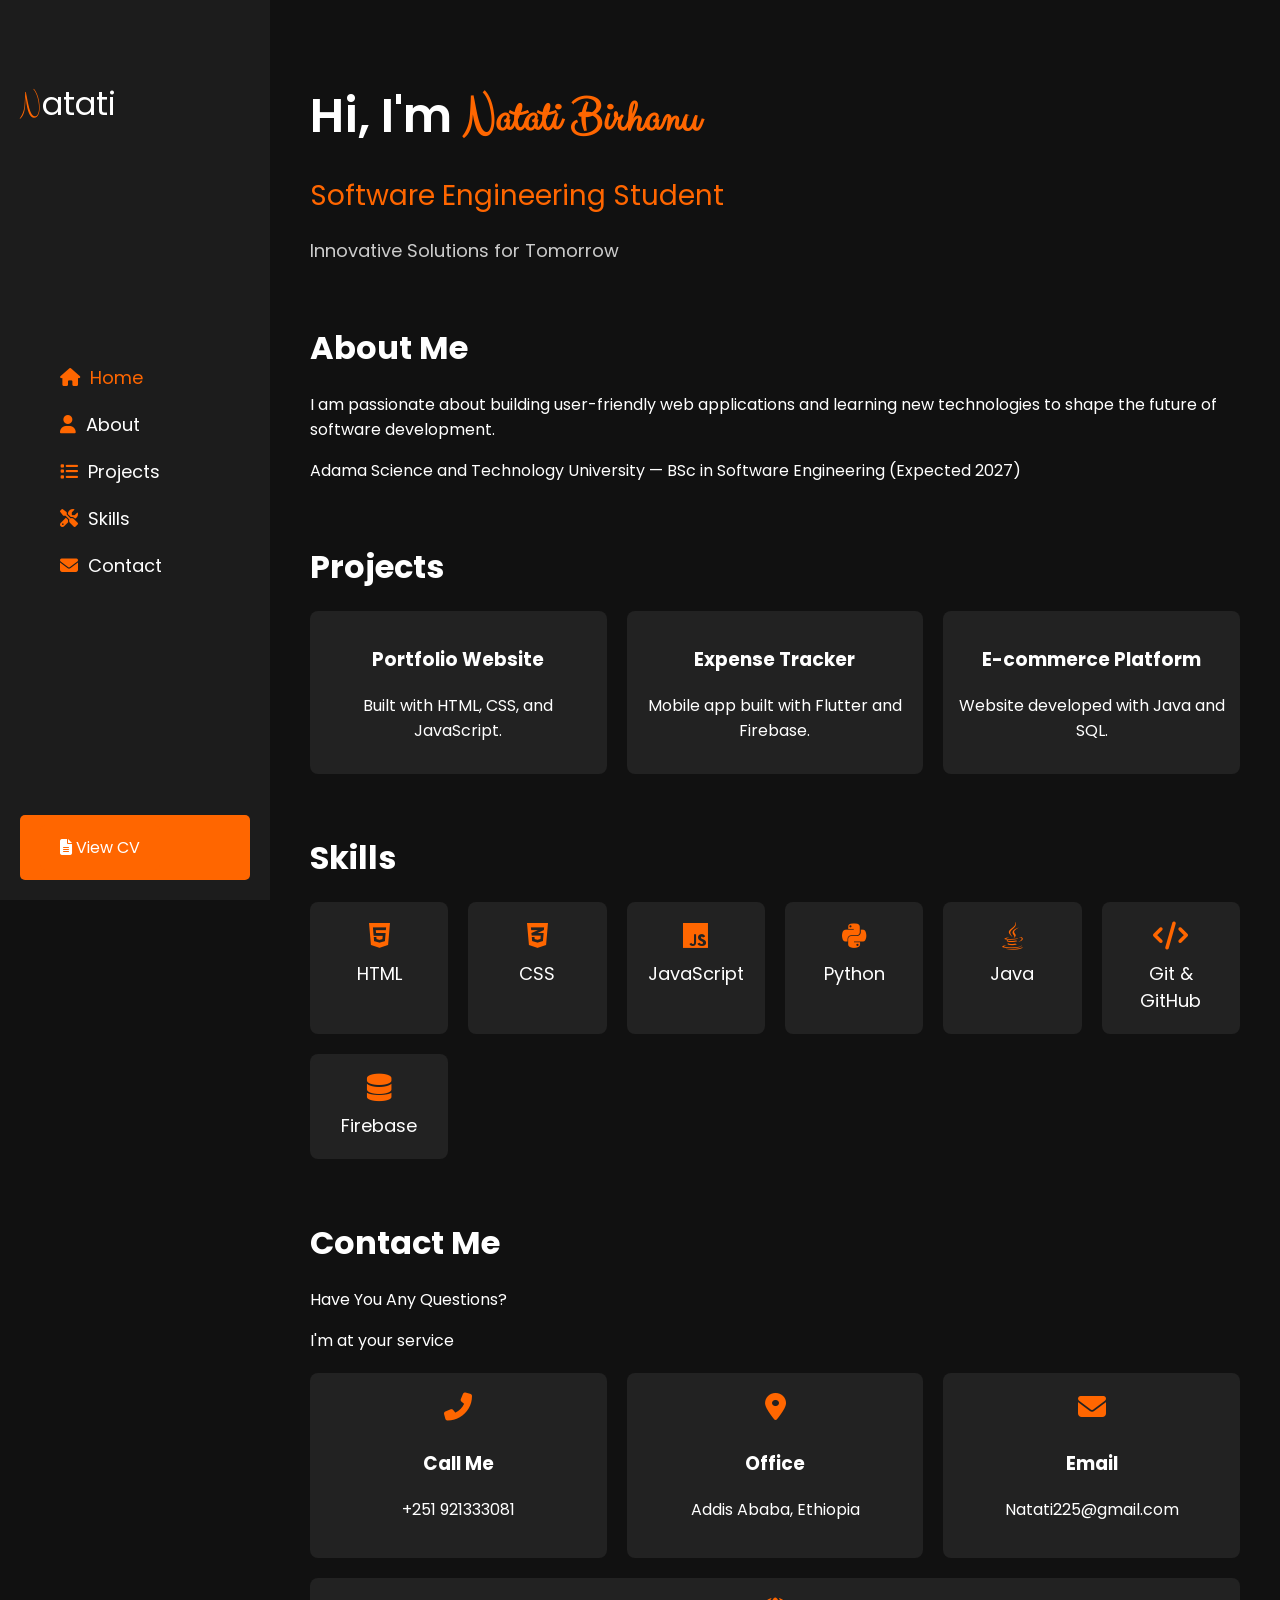
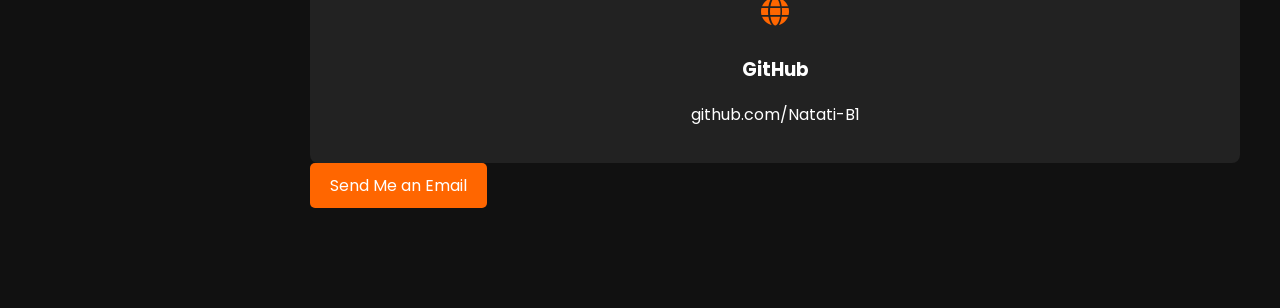
<file: index.html>
<!DOCTYPE html>
<html lang="en">
<head>
  <meta charset="UTF-8">
  <meta name="viewport" content="width=device-width, initial-scale=1">
  <title> Portfolio</title>

  <!-- Font Awesome for icons -->
  <link rel="stylesheet" href="https://cdnjs.cloudflare.com/ajax/libs/font-awesome/6.7.2/css/all.min.css">
  
  <!-- Google Fonts -->
  <link href="https://fonts.googleapis.com/css2?family=Poppins:wght@300;400;600&family=Clicker+Script&display=swap" rel="stylesheet">

  <!-- Custom CSS -->
  <link rel="stylesheet" href="assets/css/style.css">
</head>
<body>

  <!-- Sidebar -->
  <div class="side">
    
    
    
    <div class="logo">
      <a href="#"><span>N</span>atati</a>
    </div>
    <ul class="nav">
      <li><a href="#home" class="active"><i class="fas fa-home"></i> Home</a></li>
      <li><a href="#about"><i class="fas fa-user"></i> About</a></li>
      <li><a href="#projects"><i class="fas fa-list"></i> Projects</a></li>
      <li><a href="#skills"><i class="fas fa-tools"></i> Skills</a></li>
      <li><a href="#contact"><i class="fas fa-envelope"></i> Contact</a></li>
    </ul>
    <div class="btn">
        <a href="assets/My CV/index.html" target="_blank" class="btn download-btn">
            <i class="fas fa-file-alt"></i> View CV
          </a>
          
        </div>
    <!-- Toggle button -->
   
  </div>

  <div class="toggle-btn" id="toggleBtn">
    <i class="fas fa-bars"></i>
  </div>

  <!-- Main content -->
  <div class="main-content">
    
    <!-- Home Section -->
    <section class="section home" id="home">
      <h1>Hi, I'm <span>Natati Birhanu</span></h1>
      <h2>Software Engineering Student</h2>
      <p>Innovative Solutions for Tomorrow</p>
    </section>
    
    

    <!-- About Section -->
    <section class="section about" id="about">
      <h2>About Me</h2>
      <p>I am passionate about building user-friendly web applications and learning new technologies to shape the future of software development.</p>
      <p>Adama Science and Technology University — BSc in Software Engineering (Expected 2027)</p>
    </section>

    <!-- Projects Section -->
    <section class="section projects" id="projects">
      <h2>Projects</h2>
      <div class="project-grid">
        <div class="project-item">
          <h3>Portfolio Website</h3>
          <p>Built with HTML, CSS, and JavaScript.</p>
        </div>
        <div class="project-item">
          <h3>Expense Tracker</h3>
          <p>Mobile app built with Flutter and Firebase.</p>
        </div>
        <div class="project-item">
          <h3>E-commerce Platform</h3>
          <p>Website developed with Java and SQL.</p>
        </div>
      </div>
    </section>

    <!-- Skills Section -->
    <section class="section skills" id="skills">
      <h2>Skills</h2>
      <div class="skills-grid">
        <div><i class="fab fa-html5"></i> HTML</div>
        <div><i class="fab fa-css3-alt"></i> CSS</div>
        <div><i class="fab fa-js"></i> JavaScript</div>
        <div><i class="fab fa-python"></i> Python</div>
        <div><i class="fab fa-java"></i> Java</div>
        <div><i class="fas fa-code"></i> Git & GitHub</div>
        <div><i class="fas fa-database"></i> Firebase</div>
       
      </div>
    </section>

    <!-- Contact Section -->
    <section class="section contact" id="contact">
      <h2 class="section-title">Contact Me</h2>
      <p class="subtitle">Have You Any Questions?</p>
      <p class="small-text">I'm at your service</p>

      <div class="contact-info">
        <div class="info-box">
          <i class="fas fa-phone-alt"></i>
          <h3>Call Me</h3>
          <p>+251 921333081</p>
        </div>
        <div class="info-box">
          <i class="fas fa-map-marker-alt"></i>
          <h3>Office</h3>
          <p>Addis Ababa, Ethiopia</p>
        </div>
        <div class="info-box">
          <i class="fas fa-envelope"></i>
          <h3>Email</h3>
          <p><a href="mailto:Natati225@gmail.com">Natati225@gmail.com</a></p>
        </div>
        <div class="info-box">
          <i class="fas fa-globe"></i>
          <h3>GitHub</h3>
          <p><a href="https://github.com/Natati-B1" target="_blank">github.com/Natati-B1</a></p>
        </div>
      </div>

      <div class="send-email">
        <a href="mailto:Natati225@gmail.com" class="btn">Send Me an Email</a>
      </div>
    </section>

  

  </div>


  <script src="assets/js/script.js"></script>
</body>
</html>
</file>
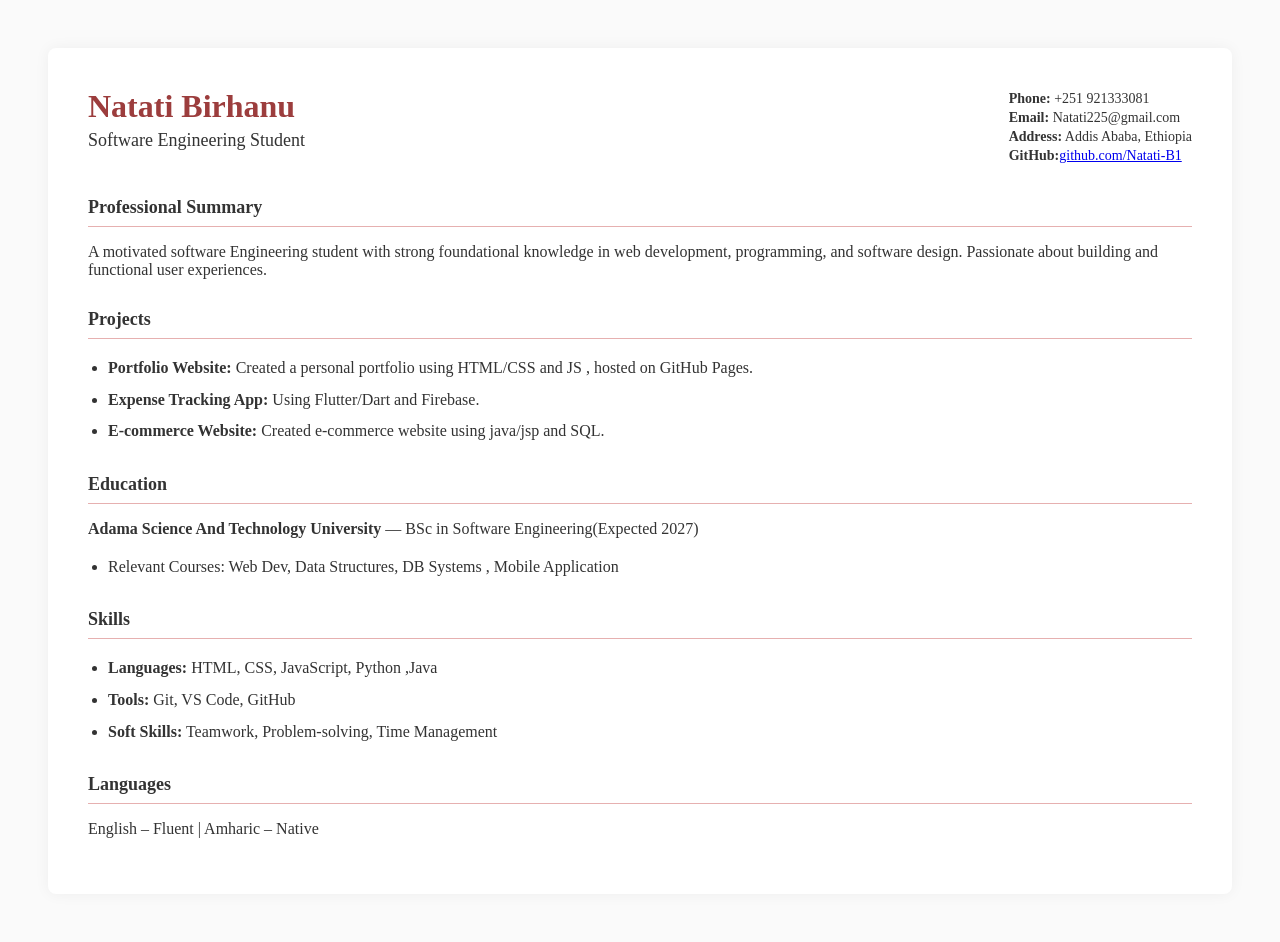
<file: assets/My CV/index.html>
<!DOCTYPE html>
<html lang="en">
<head>
  <meta charset="UTF-8">
  <title>Curriculum Vitae</title>
  <link rel="stylesheet" href="style.css">
</head>
<body>
  <div class="cv-container">
    <div class="header">
      <div class="name">
        <h1>Natati Birhanu</h1>
        <h2>Software Engineering Student</h2>
      </div>
      <div class="contact">
        <p><strong>Phone:</strong> +251 921333081</p>
        <p><strong>Email:</strong> Natati225@gmail.com</p>
        <p><strong>Address:</strong> Addis Ababa, Ethiopia</p>
        <p><strong>GitHub:</strong><a href="https://github.com/Natati-B1">github.com/Natati-B1</a></p>
      </div>
    </div>

    <section>
      <h3>Professional Summary</h3>
      <hr>
      <p>A motivated software Engineering student with strong foundational knowledge in web development, programming, and software design. Passionate about building and functional user experiences.</p>
    </section>

    <section>
      <h3>Projects</h3>
      <hr>
      <ul>
        <li><strong>Portfolio Website:</strong> Created a personal portfolio using HTML/CSS and JS , hosted on GitHub Pages.</li>
        <li><strong>Expense Tracking App:</strong> Using Flutter/Dart and Firebase.</li>
        <li><strong>E-commerce Website:</strong> Created e-commerce website using java/jsp and SQL.</li>
      </ul>
    </section>

    <section>
      <h3>Education</h3>
      <hr>
      <p><strong>Adama Science And Technology University</strong> — BSc in Software Engineering(Expected 2027)</p>
      <ul>
        <li>Relevant Courses: Web Dev, Data Structures, DB Systems , Mobile Application</li>
      </ul>
    </section>

    <section>
      <h3>Skills</h3>
      <hr>
      <ul>
        <li><strong>Languages:</strong> HTML, CSS, JavaScript, Python ,Java</li>
        <li><strong>Tools:</strong> Git, VS Code, GitHub</li>
        <li><strong>Soft Skills:</strong> Teamwork, Problem-solving, Time Management</li>
      </ul>
    </section>

    <section>
      <h3>Languages</h3>
      <hr>
      <p>English – Fluent | Amharic – Native</p>
    </section>
  </div>
</body>
</html>
</file>
<file: assets/css/style.css>
:root {
  --bg-dark: #111;
  --text-white: #fff;
  --accent-orange: #ff6600;
}

body {
  margin: 0;
  padding: 0;
  font-family: 'Poppins', sans-serif;
  background: var(--bg-dark);
  color: var(--text-white);
}

a {
  text-decoration: none;
  color: inherit;
}

.side {
  width: 270px;
  height: 100vh;
  background: #1c1c1c;
  position: fixed;
  padding: 20px;
  box-sizing: border-box;
  display: flex;
  flex-direction: column;
  justify-content: space-between;
  transition: transform 0.3s ease;
  z-index: 1000;
}

.side.hidden {
  transform: translateX(-100%);
}

.side.visible {
  transform: translateX(0);
}

.side .logo {
  margin-top: 60px;
}

.side .logo a {
  font-size: 32px;
  color: var(--text-white);
}

.side .logo a span {
  font-family: 'Clicker Script', cursive;
  color: var(--accent-orange);
}

.nav li {
  margin: 20px 0;
  list-style: none;
}

.nav li a {
  display: flex;
  align-items: center;
  color: var(--text-white);
  font-size: 18px;
  transition: color 0.3s;
}

.nav li a:hover,
.nav li a.active {
  color: var(--accent-orange);
}

.nav li i {
  margin-right: 10px;
  color: var(--accent-orange);
}

.main-content {
  margin-left: 270px;
  padding: 40px;
  transition: margin-left 0.3s ease;
}

.main-content.full-width {
  margin-left: 0;
}

.section {
  margin-bottom: 60px;
}

.section h2 {
  font-size: 32px;
  margin-bottom: 20px;
}

.project-grid {
  display: grid;
  grid-template-columns: repeat(auto-fit, minmax(280px, 1fr));
  gap: 20px;
}

.project-item {
  background: #222;
  padding: 15px;
  border-radius: 8px;
  text-align: center;
}

.skills-grid {
  display: grid;
  grid-template-columns: repeat(auto-fit, minmax(120px, 1fr));
  gap: 20px;
  margin-top: 20px;
}

.skills-grid div {
  background: #222;
  padding: 20px;
  border-radius: 8px;
  text-align: center;
  font-size: 18px;
  transition: transform 0.3s ease, box-shadow 0.3s ease;
}

.skills-grid div:hover {
  transform: scale(1.1);
  box-shadow: 0 0 15px var(--accent-orange);
}

.skills-grid i {
  font-size: 28px;
  margin-bottom: 10px;
  display: block;
  color: var(--accent-orange);
}

.contact-info {
  display: flex;
  flex-wrap: wrap;
  gap: 20px;
  margin-top: 20px;
}

.info-box {
  background: #222;
  padding: 20px;
  border-radius: 8px;
  flex: 1 1 200px;
  text-align: center;
}

.info-box i {
  font-size: 28px;
  margin-bottom: 10px;
  color: var(--accent-orange);
}

.btn {
  background: var(--accent-orange);
  padding: 10px 20px;
  color: var(--text-white);
  border-radius: 5px;
  display: inline-block;
  transition: background 0.3s;
}

.btn:hover {
  background: #e65c00;
}

.home h1 {
  font-size: 48px;
  font-weight: 600;
  margin-bottom: 10px;
}

.home h1 span {
  font-family: 'Clicker Script', cursive;
  color: var(--accent-orange);
}

.home h2 {
  font-size: 28px;
  color: var(--accent-orange);
  font-weight: 400;
}

.home p {
  font-size: 18px;
  color: #ccc;
}

.toggle-btn {
  position: fixed;
  top: 20px;
  left: 20px;
  z-index: 2001;
  font-size: 28px;
  color: var(--accent-orange);
  cursor: pointer;
  background: transparent;
  border: none;
  display: none;
}

/* Show toggle only on mobile */
@media (max-width: 768px) {
  .toggle-btn {
    display: block;
  }

  .side {
    width: 220px;
    height: 100vh;
    transform: translateX(-100%);
  }

  .main-content {
    margin-left: 0;
    padding: 20px;
  }
}

@media (max-width: 480px) {
  .skills-grid {
    grid-template-columns: repeat(2, 1fr);
    gap: 10px;
  }

  .project-grid {
    grid-template-columns: 1fr;
  }

  .main-content {
    padding: 15px;
  }
}
</file>
<file: assets/My CV/style.css>
body {
  font-family: 'Georgia', serif;
  background: #fafafa;
  padding: 40px;
  color: #333;
}

.cv-container {  background: white;
  padding: 40px;
  border-radius: 8px;
  box-shadow: 0 0 15px rgba(0, 0, 0, 0.05);
}

.header {
  display: flex;
  justify-content: space-between;
  align-items: flex-start;
  margin-bottom: 30px;
}

.name h1 {
  font-size: 32px;
  color: #9c3d3d;
  margin: 0;
}

.name h2 {
  font-weight: normal;
  font-size: 18px;
  margin: 5px 0 0 0;
}

.contact p {
  margin: 3px 0;
  font-size: 14px;
}

section {
  margin-top: 30px;
}

h3 {
  font-size: 18px;
  color: #333;
  margin-bottom: 5px;
}

hr {
  border: none;
  border-top: 1px solid #e6b0b0;
  margin-bottom: 15px;
}

ul {
  padding-left: 20px;
}

ul li {
  margin-bottom: 6px;
  line-height: 1.6;
}
</file>
